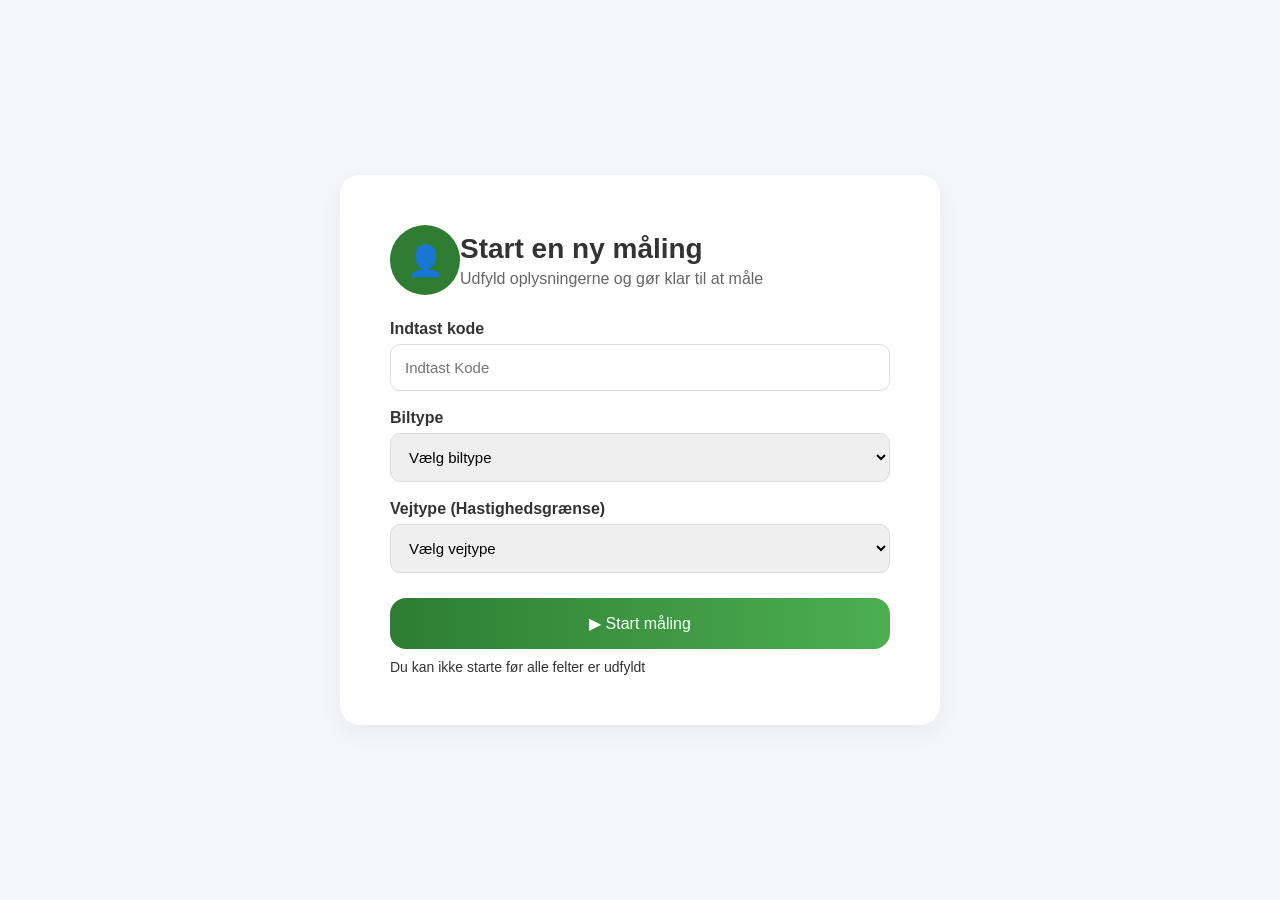
<file: elev.html>
<!DOCTYPE html>
<html lang="da">
<head>
    <meta charset="UTF-8">
    <title>Ny Måling</title>
    <link rel="stylesheet" href="Style.css">
</head>
<body>

<div class="measurement-container">
    <div class="measurement-card">

        <div class="header-row">
            <div class="icon-circle">👤</div>
            <div>
                <h1>Start en ny måling</h1>
                <p>Udfyld oplysningerne og gør klar til at måle</p>
            </div>
        </div>

        <!-- Indtast kode -->
        <label>Indtast kode</label>
        <input type="text" placeholder="Indtast Kode">

        <!-- Biltype -->
        <label>Biltype</label>
        <select>
            <option>Vælg biltype</option>
            <option>Benzin - lille</option>
            <option>Benzin - stor</option>
            <option>Diesel</option>
        </select>

        <!-- Vejtype -->
        <label>Vejtype (Hastighedsgrænse)</label>
        <select>
            <option>Vælg vejtype</option>
            <option>Byzone (50 km/t)</option>
            <option>Landevej (80 km/t)</option>
            <option>Motorvej (130 km/t)</option>
        </select>

        <!-- Start knap -->
        <button class="start-measure-btn" onclick="goToSession()">
            ▶ Start måling
        </button>

        <div class="info-text">
            Du kan ikke starte før alle felter er udfyldt
        </div>

    </div>
</div>

<script>
function goToSession() {
    window.location.href = "session.html";
}
</script>

</body>
</html>
</file>
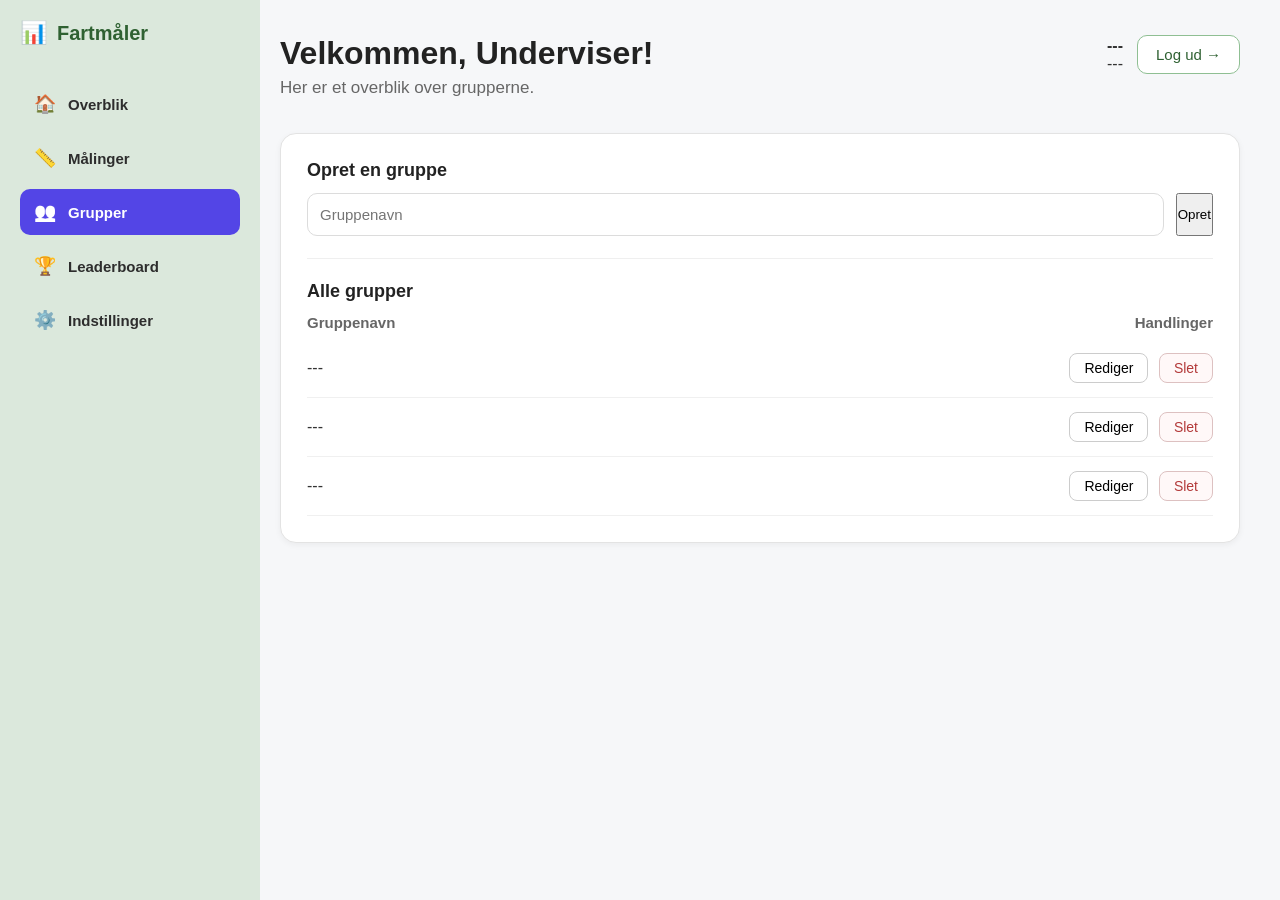
<file: gruppe.html>
<!DOCTYPE html>
<html lang="da">
<head>
    <meta charset="UTF-8">
    <meta name="viewport" content="width=device-width, initial-scale=1.0">
    <title>Grupper – Underviser</title>
    <link rel="stylesheet" href="underviser.css">
</head>

<body>

<div class="layout">

    <!-- SIDEBAR -->
    <aside class="sidebar">

        <div class="sidebar-title">
            <span class="sidebar-icon">📊</span>
            <h2>Fartmåler</h2>
        </div>

       <nav class="sidebar-menu">
            <a href="overblik.html" class="menu-item">
                <span>🏠</span> Overblik
            </a>

            <a href="maaling.html" class="menu-item">
                <span>📏</span> Målinger
            </a>

            <a href="gruppe.html" class="menu-item">
                <span>👥</span> Grupper
            </a>

            <a href="leaderboard.html" class="menu-item">
                <span>🏆</span> Leaderboard
            </a>

            <a href="indstillinger.html" class="menu-item">
                <span>⚙️</span> Indstillinger
            </a>
        </nav>
    </aside>



    <!-- MAIN CONTENT -->
    <main class="content">

        <!-- HEADER -->
        <header class="topbar">
            <div class="welcome-text">
                <h1>Velkommen, Underviser!</h1>
                <p>Her er et overblik over grupperne.</p>
            </div>

            <div class="topbar-actions">
                <div class="user-box">
                    <div class="user-info">
                        <strong>---</strong>
                        <span>---</span>
                    </div>
                    <button class="logout-btn global-logout">Log ud →</button>
                </div>
            </div>
        </header>


        <!-- GROUP MANAGEMENT CARD -->
        <section class="card group-card">

            <!-- CREATE GROUP -->
            <div class="group-create">
                <h3>Opret en gruppe</h3>

                <div class="group-create-row">
                    <input type="text" placeholder="Gruppenavn">
                    <button class="save-btn">Opret</button>
                </div>
            </div>

            <hr class="divider">

            <!-- GROUP LIST -->
            <div class="group-list">

                <h3>Alle grupper</h3>

                <table class="group-table">
                    <thead>
                        <tr>
                            <th>Gruppenavn</th>
                            <th style="text-align:right;">Handlinger</th>
                        </tr>
                    </thead>

                    <tbody>
                        <tr>
                            <td>---</td>
                            <td class="actions">
                                <button class="edit-btn">Rediger</button>
                                <button class="delete-btn-sm">Slet</button>
                            </td>
                        </tr>

                        <tr>
                            <td>---</td>
                            <td class="actions">
                                <button class="edit-btn">Rediger</button>
                                <button class="delete-btn-sm">Slet</button>
                            </td>
                        </tr>

                        <tr>
                            <td>---</td>
                            <td class="actions">
                                <button class="edit-btn">Rediger</button>
                                <button class="delete-btn-sm">Slet</button>
                            </td>
                        </tr>

                    </tbody>
                </table>

            </div>

        </section>

    </main>
</div>
<script>
const links = document.querySelectorAll(".menu-item");
const currentPage = window.location.pathname.split("/").pop();

links.forEach(link => {
    if (link.getAttribute("href") === currentPage) {
        link.classList.add("active");
    }
});
</script>
</body>

</html>
</file>
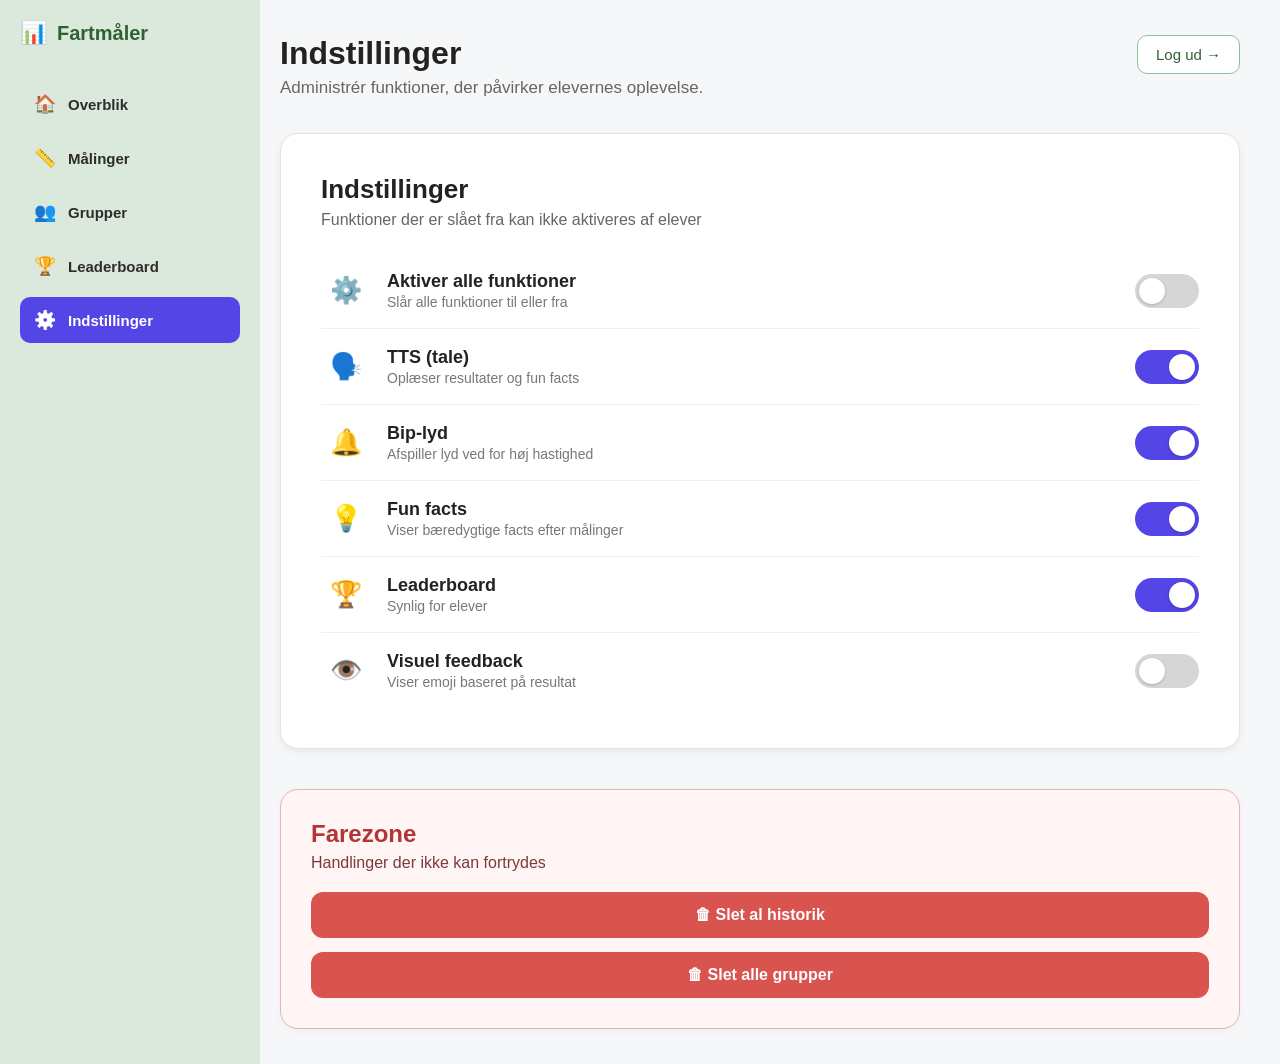
<file: indstillinger.html>
<!DOCTYPE html>
<html lang="da">
<head>
    <meta charset="UTF-8">
    <meta name="viewport" content="width=device-width, initial-scale=1.0">
    <title>Indstillinger – Underviser</title>
    <link rel="stylesheet" href="underviser.css">
</head>

<body>

<div class="layout">

    <!-- SIDEBAR -->
    <aside class="sidebar">

        <div class="sidebar-title">
            <span class="sidebar-icon">📊</span>
            <h2>Fartmåler</h2>
        </div>

     <nav class="sidebar-menu">
            <a href="overblik.html" class="menu-item">
                <span>🏠</span> Overblik
            </a>

            <a href="maaling.html" class="menu-item">
                <span>📏</span> Målinger
            </a>

            <a href="gruppe.html" class="menu-item">
                <span>👥</span> Grupper
            </a>

            <a href="leaderboard.html" class="menu-item">
                <span>🏆</span> Leaderboard
            </a>

            <a href="indstillinger.html" class="menu-item">
                <span>⚙️</span> Indstillinger
            </a>
        </nav>

    </aside>


    <!-- MAIN -->
    <main class="content">

        <!-- TOPBAR -->
        <header class="topbar">
            <div class="welcome-text">
                <h1>Indstillinger</h1>
                <p>Administrér funktioner, der påvirker elevernes oplevelse.</p>
            </div>

            <div class="topbar-actions">
                <button class="global-logout">Log ud →</button>
            </div>
        </header>


        <!-- SETTINGS -->
        <section class="card settings-card">

            <h2>Indstillinger</h2>

            <p class="settings-subtext">
                Funktioner der er slået fra kan ikke aktiveres af elever
            </p>

            <!-- 🔥 MASTER TOGGLE -->
            <div class="setting-row master-toggle">
                <span>⚙️</span>
                <div class="setting-text">
                    <strong>Aktiver alle funktioner</strong>
                    <p>Slår alle funktioner til eller fra</p>
                </div>
                <label class="switch">
                    <input type="checkbox" id="masterToggle">
                    <span></span>
                </label>
            </div>

            <!-- TTS -->
            <div class="setting-row">
                <span>🗣️</span>
                <div class="setting-text">
                    <strong>TTS (tale)</strong>
                    <p>Oplæser resultater og fun facts</p>
                </div>
                <label class="switch">
                    <input type="checkbox" checked>
                    <span></span>
                </label>
            </div>

            <!-- LYD -->
            <div class="setting-row">
                <span>🔔</span>
                <div class="setting-text">
                    <strong>Bip-lyd</strong>
                    <p>Afspiller lyd ved for høj hastighed</p>
                </div>
                <label class="switch">
                    <input type="checkbox" checked>
                    <span></span>
                </label>
            </div>

            <!-- FUN FACTS -->
            <div class="setting-row">
                <span>💡</span>
                <div class="setting-text">
                    <strong>Fun facts</strong>
                    <p>Viser bæredygtige facts efter målinger</p>
                </div>
                <label class="switch">
                    <input type="checkbox" checked>
                    <span></span>
                </label>
            </div>

            <!-- LEADERBOARD -->
            <div class="setting-row">
                <span>🏆</span>
                <div class="setting-text">
                    <strong>Leaderboard</strong>
                    <p>Synlig for elever</p>
                </div>
                <label class="switch">
                    <input type="checkbox" checked>
                    <span></span>
                </label>
            </div>

            <!-- VISUEL -->
            <div class="setting-row">
                <span>👁️</span>
                <div class="setting-text">
                    <strong>Visuel feedback</strong>
                    <p>Viser emoji baseret på resultat</p>
                </div>
                <label class="switch">
                    <input type="checkbox">
                    <span></span>
                </label>
            </div>

        </section>


        <!-- DANGER ZONE -->
        <section class="card danger-card">

            <h2>Farezone</h2>

            <p class="danger-subtext">
                Handlinger der ikke kan fortrydes
            </p>

            <div class="danger-buttons">
                <button class="danger-btn">🗑 Slet al historik</button>
                <button class="danger-btn">🗑 Slet alle grupper</button>
            </div>

        </section>

    </main>

</div>


<!-- js -->
<script>
const master = document.getElementById("masterToggle");

const toggles = document.querySelectorAll(".setting-row input[type='checkbox']:not(#masterToggle)");

master.addEventListener("change", function () {
    toggles.forEach(toggle => {
        toggle.checked = master.checked;
    });
});
</script>
<script>
const links = document.querySelectorAll(".menu-item");
const currentPage = window.location.pathname.split("/").pop();

links.forEach(link => {
    if (link.getAttribute("href") === currentPage) {
        link.classList.add("active");
    }
});
</script>
</body>
</html>
</file>
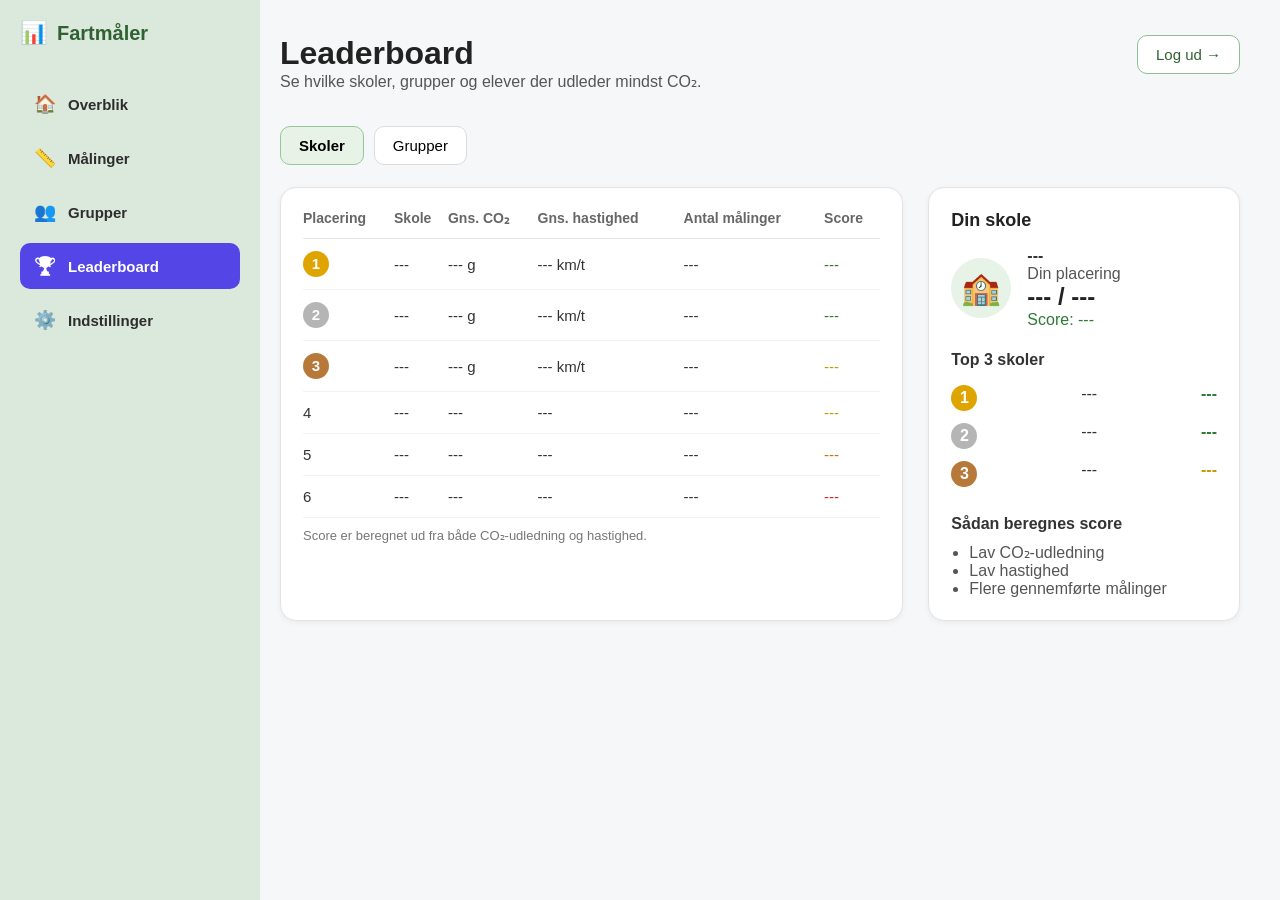
<file: leaderboard.html>
<!DOCTYPE html>
<html lang="da">
<head>
    <meta charset="UTF-8">
    <meta name="viewport" content="width=device-width, initial-scale=1.0">
    <title>Leaderboard – Underviser</title>
    <link rel="stylesheet" href="underviser.css">
</head>

<body>

<div class="layout">

    <!-- SIDEBAR -->
    <aside class="sidebar">

        <div class="sidebar-title">
            <span class="sidebar-icon">📊</span>
            <h2>Fartmåler</h2>
        </div>

         <nav class="sidebar-menu">
            <a href="overblik.html" class="menu-item">
                <span>🏠</span> Overblik
            </a>

            <a href="maaling.html" class="menu-item">
                <span>📏</span> Målinger
            </a>

            <a href="gruppe.html" class="menu-item">
                <span>👥</span> Grupper
            </a>

            <a href="leaderboard.html" class="menu-item">
                <span>🏆</span> Leaderboard
            </a>

            <a href="indstillinger.html" class="menu-item">
                <span>⚙️</span> Indstillinger
            </a>
        </nav>

    </aside>


    <!-- MAIN -->
    <main class="content">

        <!-- HEADER -->
        <header class="topbar">
            <div>
                <h1>Leaderboard</h1>
                <p>Se hvilke skoler, grupper og elever der udleder mindst CO₂.</p>
            </div>

            <div class="topbar-actions">

                <div class="user-box">
                    <button class="logout-btn global-logout">Log ud →</button>
                </div>
            </div>
        </header>


        <!-- TABS -->
        <div class="leader-tabs">
            <button class="leader-tab active">Skoler</button>
            <button class="leader-tab">Grupper</button>
        </div>


        <!-- LEADERBOARD GRID -->
        <section class="leaderboard-grid">

            <!-- LEFT TABLE -->
            <div class="card leader-table">

                <table>
                    <thead>
                        <tr>
                            <th>Placering</th>
                            <th>Skole</th>
                            <th>Gns. CO₂</th>
                            <th>Gns. hastighed</th>
                            <th>Antal målinger</th>
                            <th>Score</th>
                        </tr>
                    </thead>

                    <tbody>

                        <!-- Placeholder-rows -->
                        <tr>
                            <td><span class="rank gold">1</span></td>
                            <td>---</td>
                            <td>--- g</td>
                            <td>--- km/t</td>
                            <td>---</td>
                            <td class="green">---</td>
                        </tr>

                        <tr>
                            <td><span class="rank silver">2</span></td>
                            <td>---</td>
                            <td>--- g</td>
                            <td>--- km/t</td>
                            <td>---</td>
                            <td class="green">---</td>
                        </tr>

                        <tr>
                            <td><span class="rank bronze">3</span></td>
                            <td>---</td>
                            <td>--- g</td>
                            <td>--- km/t</td>
                            <td>---</td>
                            <td class="yellow">---</td>
                        </tr>

                        <!-- more empty rows -->
                        <tr><td>4</td><td>---</td><td>---</td><td>---</td><td>---</td><td class="yellow">---</td></tr>
                        <tr><td>5</td><td>---</td><td>---</td><td>---</td><td>---</td><td class="orange">---</td></tr>
                        <tr><td>6</td><td>---</td><td>---</td><td>---</td><td>---</td><td class="red">---</td></tr>

                    </tbody>
                </table>

                <p class="table-note">
                    Score er beregnet ud fra både CO₂-udledning og hastighed.
                </p>

            </div>


            <!-- RIGHT PANEL -->
            <div class="card leader-side">

                <h3>Din skole</h3>

                <div class="school-box">
                    <div class="school-icon">🏫</div>

                    <div>
                        <strong>---</strong>
                        <p>Din placering</p>
                        <h2>--- / ---</h2>
                        <p class="green">Score: ---</p>
                    </div>
                </div>

                <h4>Top 3 skoler</h4>

                <ol class="top-three">
                    <li><span class="rank gold">1</span> --- <span class="right green">---</span></li>
                    <li><span class="rank silver">2</span> --- <span class="right green">---</span></li>
                    <li><span class="rank bronze">3</span> --- <span class="right yellow">---</span></li>
                </ol>

                <div class="score-expl">
                    <h4>Sådan beregnes score</h4>
                    <ul>
                        <li>Lav CO₂-udledning</li>
                        <li>Lav hastighed</li>
                        <li>Flere gennemførte målinger</li>
                    </ul>
                </div>

            </div>

        </section>

    </main>

</div>
<script>
const links = document.querySelectorAll(".menu-item");
const currentPage = window.location.pathname.split("/").pop();

links.forEach(link => {
    if (link.getAttribute("href") === currentPage) {
        link.classList.add("active");
    }
});
</script>
</body>
</html>
</file>
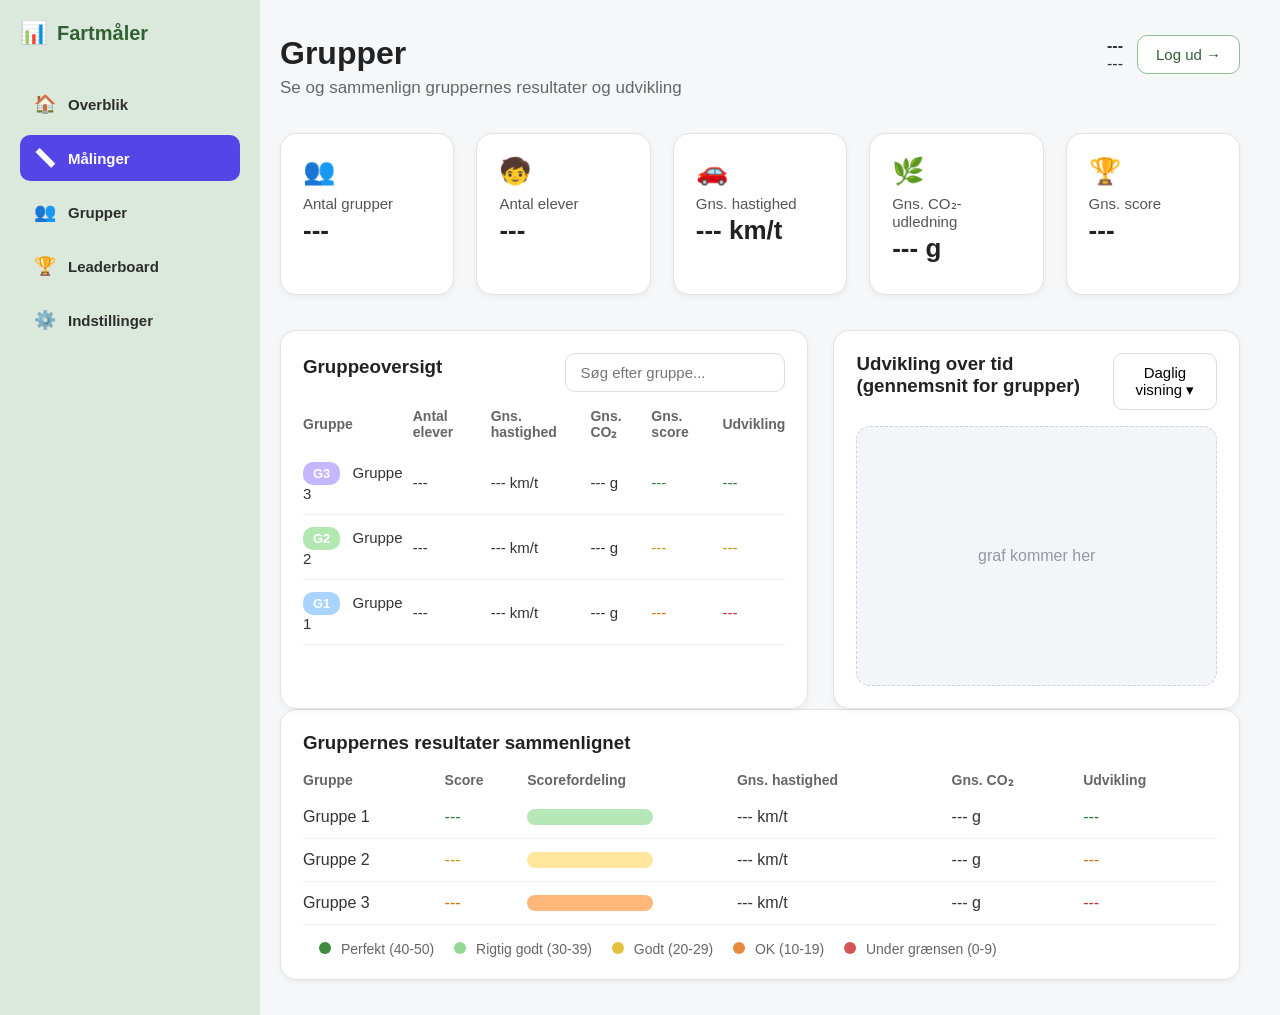
<file: maaling.html>
<!DOCTYPE html>
<html lang="da">
<head>
    <meta charset="UTF-8">
    <meta name="viewport" content="width=device-width, initial-scale=1.0">
    <title>Målinger – Underviser</title>
    <link rel="stylesheet" href="underviser.css">
</head>

<body>

<div class="layout">

    <!-- SIDEBAR -->
    <aside class="sidebar">

        <div class="sidebar-title">
            <span class="sidebar-icon">📊</span>
            <h2>Fartmåler</h2>
        </div>

   <nav class="sidebar-menu">
            <a href="overblik.html" class="menu-item">
                <span>🏠</span> Overblik
            </a>

            <a href="maaling.html" class="menu-item">
                <span>📏</span> Målinger
            </a>

            <a href="gruppe.html" class="menu-item">
                <span>👥</span> Grupper
            </a>

            <a href="leaderboard.html" class="menu-item">
                <span>🏆</span> Leaderboard
            </a>

            <a href="indstillinger.html" class="menu-item">
                <span>⚙️</span> Indstillinger
            </a>
        </nav>
    </aside>



    <!-- MAIN CONTENT -->
    <main class="content">

        <!-- HEADER -->
        <header class="topbar">
            <div class="welcome-text">
                <h1>Grupper</h1>
                <p>Se og sammenlign gruppernes resultater og udvikling</p>
            </div>

            <div class="topbar-actions">

                <div class="user-box">
                    <div class="user-info">
                        <strong>---</strong>
                        <span>---</span>
                    </div>
                    <button class="logout-btn global-logout">Log ud →</button>
                </div>
            </div>
        </header>



        <!-- KPI ROW -->
        <section class="kpi-row">

            <div class="kpi-card">
                <div class="kpi-icon">👥</div>
                <p>Antal grupper</p>
                <h2>---</h2>
            </div>

            <div class="kpi-card">
                <div class="kpi-icon">🧒</div>
                <p>Antal elever</p>
                <h2>---</h2>
            </div>

            <div class="kpi-card">
                <div class="kpi-icon">🚗</div>
                <p>Gns. hastighed</p>
                <h2>--- km/t</h2>
            </div>

            <div class="kpi-card">
                <div class="kpi-icon">🌿</div>
                <p>Gns. CO₂-udledning</p>
                <h2>--- g</h2>
            </div>

            <div class="kpi-card">
                <div class="kpi-icon">🏆</div>
                <p>Gns. score</p>
                <h2>---</h2>
            </div>

        </section>



        <!-- MAIN GRID -->
        <section class="mailer-grid">

            <!-- GRUPPEOVERSIGT -->
            <div class="card group-overview">

                <div class="group-header">
                    <h3>Gruppeoversigt</h3>
                    <input type="text" placeholder="Søg efter gruppe..." class="search-field">
                </div>

                <table class="group-overview-table">
                    <thead>
                        <tr>
                            <th>Gruppe</th>
                            <th>Antal elever</th>
                            <th>Gns. hastighed</th>
                            <th>Gns. CO₂</th>
                            <th>Gns. score</th>
                            <th>Udvikling</th>
                        </tr>
                    </thead>

                    <tbody>
                        <tr>
                            <td><span class="tag tag-purple">G3</span> Gruppe 3</td>
                            <td>---</td>
                            <td>--- km/t</td>
                            <td>--- g</td>
                            <td class="green">---</td>
                            <td class="green">--- </td>
                        </tr>

                        <tr>
                            <td><span class="tag tag-green">G2</span> Gruppe 2</td>
                            <td>---</td>
                            <td>--- km/t</td>
                            <td>--- g</td>
                            <td class="yellow">---</td>
                            <td class="yellow">--- </td>
                        </tr>

                        <tr>
                            <td><span class="tag tag-blue">G1</span> Gruppe 1</td>
                            <td>---</td>
                            <td>--- km/t</td>
                            <td>--- g</td>
                            <td class="orange">---</td>
                            <td class="red">---</td>
                        </tr>
                    </tbody>
                </table>
            </div>



            <!-- GRAF -->
            <div class="card group-graph">
                <div class="graph-header">
                    <h3>Udvikling over tid (gennemsnit for grupper)</h3>
                    <button class="period-btn small">Daglig visning ▾</button>
                </div>

                <div class="graph-placeholder">graf kommer her</div>
            </div>

        </section>



        <!-- SAMMENLIGNING -->
        <section class="card comparison-card">

            <h3>Gruppernes resultater sammenlignet</h3>

            <table class="comparison-table">
                <thead>
                    <tr>
                        <th>Gruppe</th>
                        <th>Score</th>
                        <th>Scorefordeling</th>
                        <th>Gns. hastighed</th>
                        <th>Gns. CO₂</th>
                        <th>Udvikling</th>
                    </tr>
                </thead>

                <tbody>

                    <tr>
                        <td>Gruppe 1</td>
                        <td class="green">---</td>
                        <td>
                            <div class="bar green"></div>
                        </td>
                        <td>--- km/t</td>
                        <td>--- g</td>
                        <td class="green">---</td>
                    </tr>

                    <tr>
                        <td>Gruppe 2</td>
                        <td class="yellow">---</td>
                        <td>
                            <div class="bar yellow"></div>
                        </td>
                        <td>--- km/t</td>
                        <td>--- g</td>
                        <td class="orange">---</td>
                    </tr>

                    <tr>
                        <td>Gruppe 3</td>
                        <td class="orange">---</td>
                        <td>
                            <div class="bar orange"></div>
                        </td>
                        <td>--- km/t</td>
                        <td>--- g</td>
                        <td class="red">---</td>
                    </tr>

                </tbody>
            </table>

            <div class="legend">
                <span class="dot green"></span> Perfekt (40-50)
                <span class="dot lightgreen"></span> Rigtig godt (30-39)
                <span class="dot yellow"></span> Godt (20-29)
                <span class="dot orange"></span> OK (10-19)
                <span class="dot red"></span> Under grænsen (0-9)
            </div>

        </section>

    </main>

</div>
<script>
const links = document.querySelectorAll(".menu-item");
const currentPage = window.location.pathname.split("/").pop();

links.forEach(link => {
    if (link.getAttribute("href") === currentPage) {
        link.classList.add("active");
    }
});
</script>
</body>
</html>
</file>
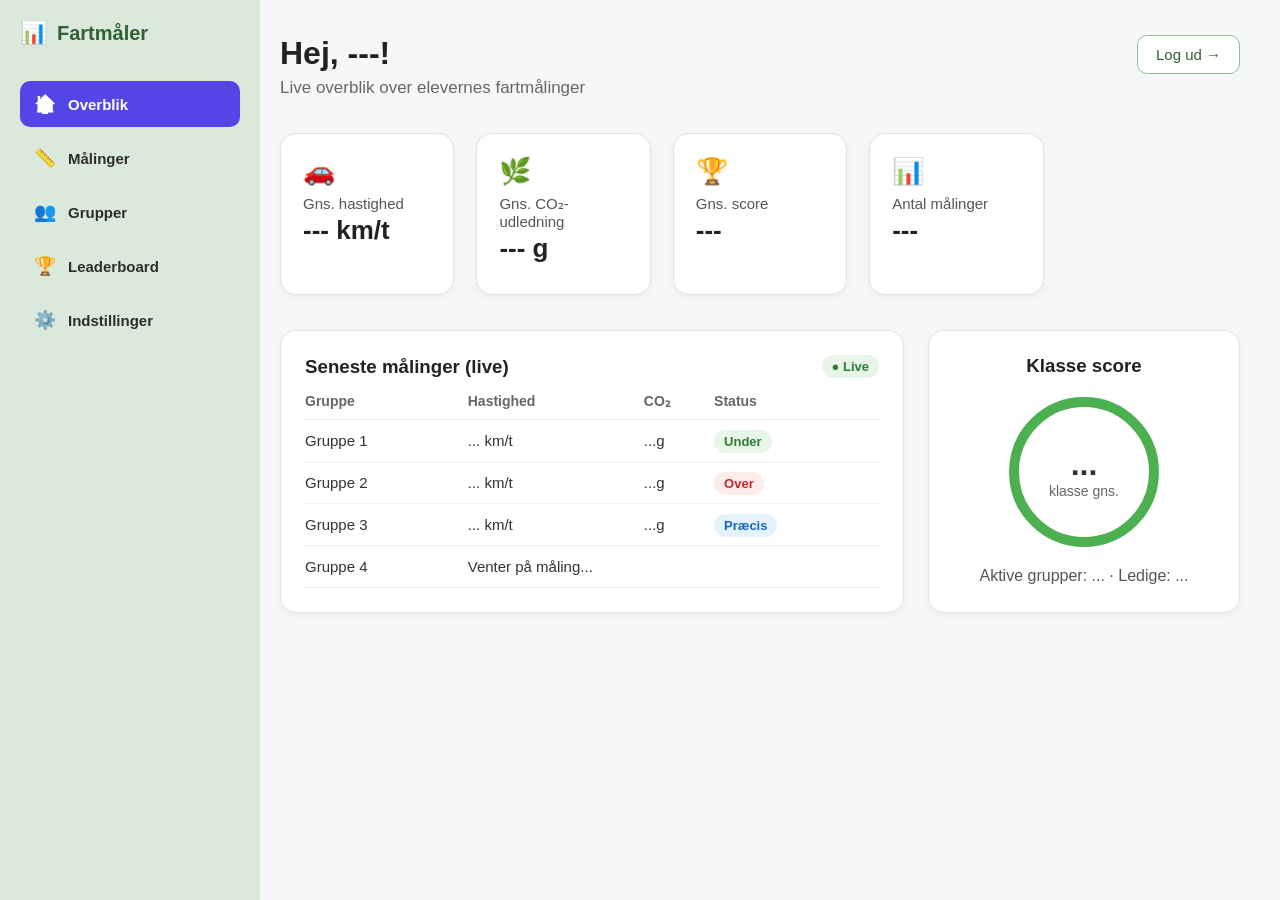
<file: overblik.html>
<!DOCTYPE html>
<html lang="da">
<head>
    <meta charset="UTF-8">
    <meta name="viewport" content="width=device-width, initial-scale=1.0">
    <title>Underviser - Oversigt</title>
    <link rel="stylesheet" href="underviser.css">
</head>

<body>

<div class="layout">

    <!-- SIDEBAR (IKKE ÆNDRET) -->
    <aside class="sidebar">

        <div class="sidebar-title">
            <span class="sidebar-icon">📊</span> 
            <h2>Fartmåler</h2>
        </div>

        <nav class="sidebar-menu">
            <a href="overblik.html" class="menu-item">
                <span>🏠</span> Overblik
            </a>

            <a href="maaling.html" class="menu-item">
                <span>📏</span> Målinger
            </a>

            <a href="gruppe.html" class="menu-item">
                <span>👥</span> Grupper
            </a>

            <a href="leaderboard.html" class="menu-item">
                <span>🏆</span> Leaderboard
            </a>

            <a href="indstillinger.html" class="menu-item">
                <span>⚙️</span> Indstillinger
            </a>
        </nav>

    </aside>


    <!-- MAIN CONTENT -->
    <main class="content">

        <!-- TOP BAR -->
        <header class="topbar">

            <div class="welcome-text">
                <h1>Hej, ---!</h1>
                <p>Live overblik over elevernes fartmålinger</p>
            </div>

            <div class="topbar-actions">
                <button class="logout-btn global-logout">Log ud →</button>
            </div>

        </header>


        <!-- KPI CARDS (BEHOLDT) -->
        <section class="kpi-row">

            <div class="kpi-card">
                <div class="kpi-icon">🚗</div>
                <p>Gns. hastighed</p>
                <h2>--- km/t</h2>
            </div>

            <div class="kpi-card">
                <div class="kpi-icon">🌿</div>
                <p>Gns. CO₂-udledning</p>
                <h2>--- g</h2>
            </div>

            <div class="kpi-card">
                <div class="kpi-icon">🏆</div>
                <p>Gns. score</p>
                <h2>---</h2>
            </div>

            <div class="kpi-card">
                <div class="kpi-icon">📊</div>
                <p>Antal målinger</p>
                <h2>---</h2>
            </div>

        </section>


        <!-- NYT DASHBOARD (SOM SKABELON) -->
        <section class="dashboard-grid">

            <!-- VENSTRE: LIVE TABLE -->
            <div class="card dark-card">

                <div class="card-header">
                    <h3>Seneste målinger (live)</h3>
                    <span class="live-badge">● Live</span>
                </div>

                <table class="dark-table">
                    <thead>
                        <tr>
                            <th>Gruppe</th>
                            <th>Hastighed</th>
                            <th>CO₂</th>
                            <th>Status</th>
                        </tr>
                    </thead>

                    <tbody>
                        <tr>
                            <td>Gruppe 1</td>
                            <td>... km/t</td>
                            <td>...g</td>
                            <td><span class="status green">Under</span></td>
                        </tr>

                        <tr>
                            <td>Gruppe 2</td>
                            <td>... km/t</td>
                            <td>...g</td>
                            <td><span class="status red">Over</span></td>
                        </tr>

                        <tr>
                            <td>Gruppe 3</td>
                            <td>... km/t</td>
                            <td>...g</td>
                            <td><span class="status blue">Præcis</span></td>
                        </tr>

                        <tr>
                            <td>Gruppe 4</td>
                            <td colspan="3">Venter på måling...</td>
                        </tr>
                    </tbody>
                </table>

            </div>


            <!-- HØJRE: SCORE -->
            <div class="card dark-card center">

                <h3>Klasse score</h3>

                <div class="score-circle">
                    <span>...</span>
                    <p>klasse gns.</p>
                </div>

                <p class="small-info">Aktive grupper: ... · Ledige: ...</p>

            </div>

        </section>

    </main>
</div>


<script>
const links = document.querySelectorAll(".menu-item");
const currentPage = window.location.pathname.split("/").pop();

links.forEach(link => {
    if (link.getAttribute("href") === currentPage) {
        link.classList.add("active");
    }
});
</script>

</body>
</html>
</file>
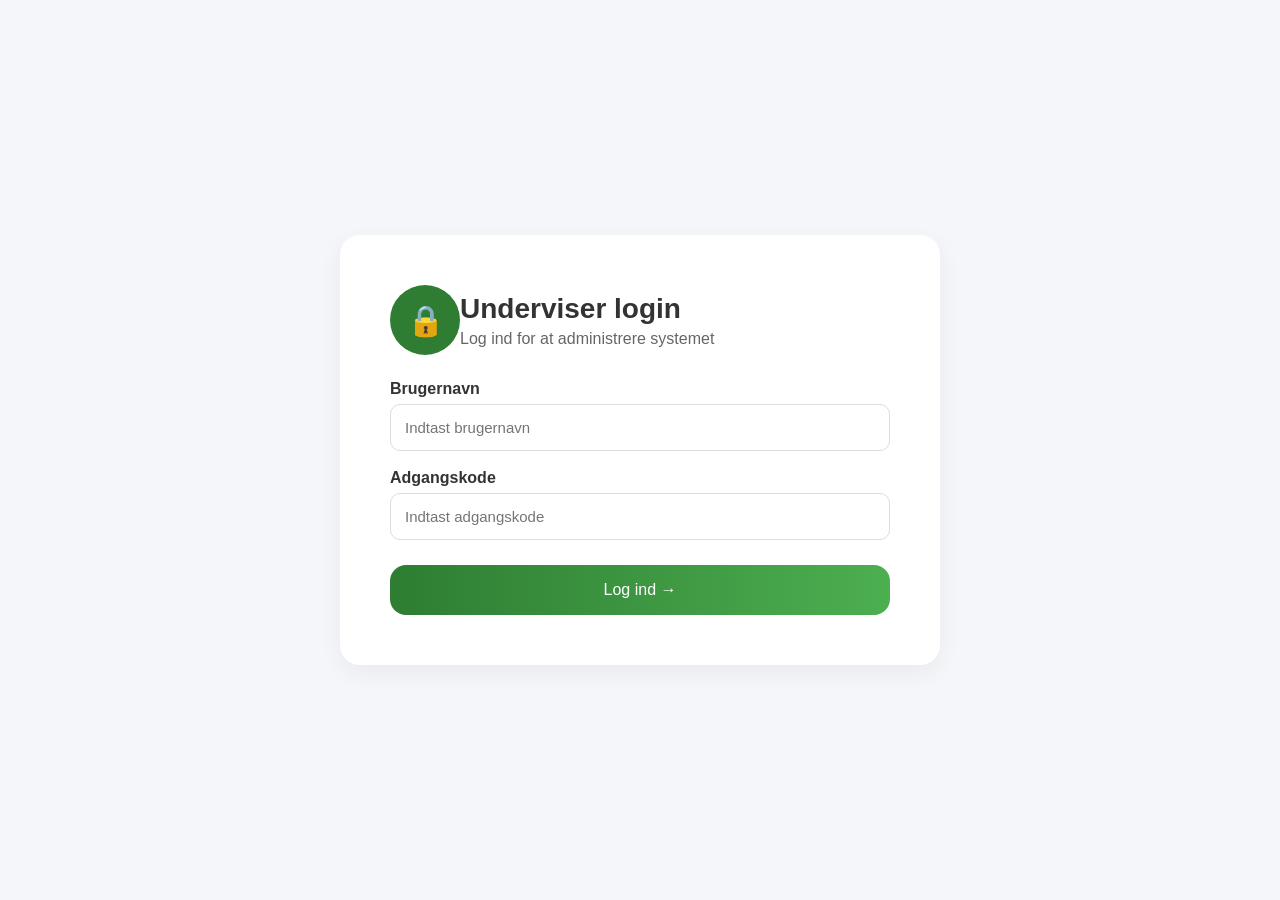
<file: teacher-login.html>
<!DOCTYPE html>
<html lang="da">
<head>
    <meta charset="UTF-8">
    <title>Underviser login</title>
    <link rel="stylesheet" href="Style.css">
</head>

<body>

<div class="measurement-container">

    <div class="measurement-card">

        <div class="header-row">
            <div class="icon-circle">🔒</div>
            <div>
                <h1>Underviser login</h1>
                <p>Log ind for at administrere systemet</p>
            </div>
        </div>

        <label>Brugernavn</label>
        <input type="text" placeholder="Indtast brugernavn">

        <label>Adgangskode</label>
        <input type="password" placeholder="Indtast adgangskode">

        <button class="start-measure-btn" onclick="loginTeacher()">
            Log ind →
        </button>

    </div>

</div>

<script>
function loginTeacher() {
    window.location.href = "overblik.html";
}
</script>

</body>
</html>
</file>
<file: Style.css>
body {
    font-family: "Segoe UI", sans-serif;
    margin: 0;
    background-color: #f6f8f7;
}

.navbar {
    display: flex;
    justify-content: space-between;
    align-items: center;
    padding: 15px 40px;
    background: white;
}

.logo {
    font-weight: bold;
    font-size: 20px;
}

.nav-right {
    display: flex;
    gap: 20px;
    align-items: center;
}

.student-access {
display: flex;
gap: 8px;
}

.student-access input {
    padding: 8px;
    border: 1px solid #ddd;
    border-radius: 6px;
}

.student-access button {
    padding: 8px 14px;
    background: #66bb6a;
    color: white;
    border: none;
    border-radius: 6px;
}


.login input {
    padding: 8px;
    margin-right: 8px;
    border: 1px solid #ddd;
    border-radius: 6px;
}

.login button {
    padding: 8px 14px;
    background: #2e7d32;
    color: white;
    border: none;
    border-radius: 6px;
}

.login {
    display: flex;
    align-items: center;
}


.hero {
    padding: 40px;
}

.hero h1 {
    font-size: 42px;
}

.hero span {
    color: #2e7d32;
}

.hero p {
    color: #555;
    max-width: 500px;
}

.start-btn {
    margin-top: 20px;
    padding: 14px 24px;
    background: #2e7d32;
    color: white;
    border: none;
    border-radius: 10px;
}

.features {
    display: flex;
    gap: 20px;
    padding: 0 40px 40px;
}

.card {
    background: white;
    padding: 20px;
    border-radius: 12px;
    flex: 1;
    text-align: center;
    box-shadow: 0 2px 6px rgba(0,0,0,0.05);
}

.main {
    display: flex;
    gap: 40px;
    padding: 0 40px 40px;
    align-items: stretch;
}


.leaderboard {
    background: white;
    padding: 25px;
    border-radius: 16px;
    width: 380px;
    box-shadow: 0 4px 12px rgba(0,0,0,0,0.5);
}

.leaderboard h3 {
    margin-bottom: 20px;
    font-size: 18px;
}

.leaderboard ul {
    list-style: none;
    padding: 0;
}

.leaderboard li {
    display: flex;
    justify-content: space-between;
    align-items: center;
    padding: 10px 0;
    border-bottom: 1px solid #f0f0f0;
}

.left {
    display: flex;
    align-items: center;
    gap: 10px;
}

.rank {
    width: 30px;
    height: 30px;
    border-radius: 50%;
    background: #e8f5e9;
    color: #2e7d32;
    display: flex;
    align-items: center;
    justify-content: center;
    font-size: 14px;
    font-weight: bold;
}

.green {
    color: #2e7d32;
}

.yellow {
    color: #f9a825;
}

.red {
    color: #c62828; 
}

.visual {
    flex: 1;
    background: white;
    border-radius: 16px;
    padding: 20px;
    text-align: center;
}

.visual img {
    max-width: 100%;
    border-radius: 12px;
}

.info-box {
    margin-top: 20px;
    background: #e8f5e9;
    padding: 15px;
    border-radius: 10px;
    color: #2e7d32;
}

.measurement-container {
    display: flex;
    justify-content: center;
    align-items: center;
    height: 100vh;
}

.measurement-card {
    background: white;
    padding: 50px;
    border-radius: 20px;
    width: 600px;
    box-shadow: 0 8px 25px rgba(0,0,0,0.05);
}

.header-row {
    display: flex;
    align-items: center;
    gap: 20;
    margin-bottom: 25px;
}

.icon-circle {
    width: 70px;
    height: 70px;
    background: #2e7d32;
    color: white;
    border-radius: 50%;
    display: flex;
    align-items: center;
    justify-content: center;
    font-size: 30px;
}

.measurement-card h1 {
    margin: 0;
    font-size: 28px;
}

.measurement-card p {
    margin-top: 5px;
    color: #666;
}

.measurement-card label {
    display: block;
    margin-top: 18px;
    font-weight: 600;
}

.measurement-card input,
.measurement-card select {
    width: 100%;
    padding: 14px;
    margin-top: 6px;
    border-radius: 10px;
    border: 1px solid #ddd;
    font-size: 15px;
}

.start-measure-btn {
    width: 100%;
    margin-top: 25px;
    padding: 16px;
    background: linear-gradient(to right, #2e7d32, #4caf50);
    color: white;
    border: none;
    border-radius: 16px;
}

.info-text {
    margin-top: 10px;
    font-size: 14px;
}



* {
  margin: 0;
  padding: 0;
  box-sizing: border-box;
}

body {
  min-height: 100vh;
  background: #f5f6fa;
  color: #333;
  font-family: Arial, Helvetica, sans-serif;
}

button,
select {
  font: inherit;
}

button {
  cursor: pointer;
}

.page {
  width: 100%;
  padding: 28px;
}

.dashboard {
  max-width: 1900px;
  margin: 0 auto;
}

/* Topbar */

.topbar {
  display: flex;
  align-items: flex-start; /* vigtig! */
  gap: 18px;
}

.select-group {
  display: flex;
  flex-direction: column;
  justify-content: space-between;
  height: 100px; /* gør alle ens høje */
}

.select-group label {
  color: #666;
  font-size: 15px;
  font-weight: 700;
}

.select-button {
  min-width: 175px;
  height: 58px;
  display: flex;
  align-items: center;
  gap: 10px;
  background: #ffffff;
  border: 1px solid #dadde3;
  border-radius: 10px;
  padding: 0 18px;
  color: #111;
  font-size: 20px;
}

.select-button.wide {
  min-width: 285px;
}

.select-icon {
  font-size: 20px;
}

.chevron {
  margin-left: auto;
  color: #999;
  font-size: 14px;
}

.active-session {
  color: #07852a;
  font-size: 16px;
}

.session-actions {
  margin-left: auto;
  display: flex;
  align-items: center;
  gap: 28px;
}

.end-session-button {
  height: 60px;
  min-width: 225px;
  display: flex;
  align-items: center;
  justify-content: center;
  gap: 10px;
  border: none;
  border-radius: 9px;
  background: #5345e6;
  color: #fff;
  font-size: 19px;
  font-weight: 700;
}

.session-actions p {
  color: #666;
  font-size: 18px;
}

.notice {
  display: flex;
  align-items: center;
  gap: 12px;
  min-height: 64px;
  margin-top: 18px;
  padding: 0 28px;
  border: 1px solid #9fc7ff;
  border-radius: 9px;
  background: #eaf3ff;
  color: #0533b3;
  font-size: 19px;
}

/* main layout */

.content-grid {
  display: grid;
  grid-template-columns: minmax(520px, 1.1fr) minmax(440px, 0.75fr) 430px;
  gap: 26px;
  margin-top: 26px;
  align-items: start;
}

.left-column,
.middle-column,
.right-column {
  display: flex;
  flex-direction: column;
  gap: 22px;
}

/* cards */

.card {
  background: #ffffff;
  border: 1px solid #e9e9e9;
  border-radius: 16px;
  padding: 28px;
  box-shadow: 0 2px 7px rgba(0, 0, 0, 0.055);
}

.card h2 {
  color: #333;
  font-size: 22px;
  font-weight: 800;
}


.latest-card {
  min-height: 475px;
}

.latest-card h2 {
  text-align: center;
}

.speed-area {
  margin-top: 38px;
  text-align: center;
}

.gauge-wrapper {
  position: relative;
  width: 300px;
  height: 170px;
  margin: 0 auto;
}

.gauge {
  width: 100%;
  height: 100%;
}

.gauge-track {
  fill: none;
  stroke: #e5e7eb;
  stroke-width: 18;
  stroke-linecap: round;
}

.gauge-progress {
  fill: none;
  stroke: #e5e7eb;
  stroke-width: 18;
  stroke-linecap: round;
}

.speed-text {
  position: absolute;
  left: 50%;
  top: 58%;
  transform: translate(-50%, -50%);
  text-align: center;
}

.speed-text strong {
  display: block;
  min-width: 120px;
  min-height: 70px;
  color: #2f2f2f;
  font-size: 72px;
  font-weight: 900;
  line-height: 0.95;
}

.speed-text span {
  display: block;
  color: #555;
  font-size: 28px;
}

.muted {
  margin-top: -4px;
  color: #858585;
  font-size: 18px;
}

.status-box {
  min-height: 134px;
  display: flex;
  align-items: center;
  gap: 18px;
  margin-top: 34px;
  border-radius: 12px;
  padding: 22px;
}

.status-box.danger {
  background: transparent;
  border: 11px solid #e5e7eb;
}

.status-emoji {
  min-width: 36px;
  color: #e02424;
  font-size: 29px;
  font-weight: 800;
  text-align: center;
}

.status-box h3 {
  min-height: 28px;
  color: #e02424;
  font-size: 22px;
  font-weight: 800;
}

.status-box p {
  min-height: 23px;
  color: #555;
  font-size: 18px;
  line-height: 1.5;
}

/* session */

.session-card h2 {
  text-align: center;
  margin-bottom: 28px;
}

.stats-grid {
  display: grid;
  grid-template-columns: 1fr 1fr;
  gap: 18px;
}

.stat-box {
  min-height: 96px;
  display: flex;
  align-items: center;
  gap: 18px;
  background: #fafafa;
  border-radius: 12px;
  padding: 20px;
}

.stat-icon {
  width: 54px;
  height: 54px;
  display: grid;
  place-items: center;
  flex-shrink: 0;
  background: #fff;
  border: 1px solid #e5e7eb;
  border-radius: 12px;
  font-size: 25px;
}

.stat-box p {
  color: #666;
  font-size: 16px;
}

.stat-box strong {
  display: block;
  min-height: 30px;
  color: #2c2c2c;
  font-size: 24px;
  font-weight: 800;
}

.info-strip {
  margin-top: 22px;
  padding: 15px 20px;
  background: #f7f7f7;
  border-radius: 10px;
  color: #666;
  font-size: 17px;
  text-align: center;
}

.calculation-card h2 {
  margin-bottom: 24px;
}

.small-info {
  font-size: 18px;
}

.calculation-grid {
  display: grid;
  grid-template-columns: repeat(3, 1fr);
  gap: 18px;
  margin-bottom: 26px;
}

.calculation-grid div {
  text-align: center;
}

.calculation-grid p {
  color: #666;
  font-size: 16px;
  line-height: 1.35;
}

.calculation-grid strong {
  display: flex;
  justify-content: center;
  align-items: center;
  min-height: 54px;
  color: #333;
  font-size: 22px;
  font-weight: 800;
}

.factor-badge {
  min-width: 42px;
  min-height: 42px;
  display: inline-flex;
  justify-content: center;
  align-items: center;
  margin-left: 7px;
  padding: 6px 9px;
  border-radius: 8px;
  background: #f0f1f5;
  color: #333;
  font-size: 18px;
}

.formula-box {
  border-left: 5px solid #5345e6;
  border-radius: 10px;
  background: #f8f8f9;
  padding: 26px 22px;
  text-align: center;
}

.formula-box p {
  color: #333;
  font-size: 19px;
  line-height: 1.7;
}

.formula-title {
  color: #666 !important;
  font-weight: 800;
}

.formula-result {
  min-height: 34px;
  color: #666 !important;
}

.comparison-card h2 {
  margin-bottom: 22px;
}

.comparison-row {
  display: grid;
  grid-template-columns: 82px 1fr 1fr;
  align-items: center;
  gap: 26px;
}

.speed-limit {
  width: 76px;
  height: 76px;
  display: grid;
  place-items: center;
  border: 4px solid #df252a;
  border-radius: 50%;
  color: #333;
  font-size: 28px;
  font-weight: 900;
}

.comparison-row p {
  color: #666;
  font-size: 17px;
}

.comparison-row strong {
  display: block;
  min-height: 32px;
  color: #333;
  font-size: 24px;
  font-weight: 800;
}

.red-text {
  color: #e02424 !important;
}

/* co2 */

.co2-card h2 {
  margin-bottom: 24px;
}

.co2-grid {
  display: grid;
  grid-template-columns: repeat(3, 1fr);
  gap: 18px;
}

.co2-grid p {
  color: #666;
  font-size: 16px;
  line-height: 1.35;
}

.co2-grid strong {
  display: block;
  min-height: 32px;
  color: #333;
  font-size: 22px;
  font-weight: 800;
}

.green-strip {
  min-height: 62px;
  margin-top: 24px;
  padding: 17px;
  border-radius: 10px;
  background: #eefaef;
  color: #08702b;
  font-size: 18px;
  text-align: center;
}

/* feedback */

.feedback-card h2 {
  margin-bottom: 18px;
}

.feedback-grid {
  display: grid;
  grid-template-columns: repeat(3, 1fr);
  gap: 12px;
}

.feedback-button {
  min-height: 134px;
  display: flex;
  flex-direction: column;
  align-items: center;
  justify-content: center;
  gap: 13px;
  border: 2px solid #e1e3e8;
  border-radius: 13px;
  background: #ffffff;
  color: #666;
  font-size: 16px;
}

.feedback-button.active {
  border-color: #ccc;
  background: transparent;
}

.feedback-emoji {
  font-size: 34px;
}

.feedback-message {
  min-height: 82px;
  display: flex;
  align-items: center;
  gap: 16px;
  margin-top: 22px;
  border-radius: 11px;
  background: #f8f8f8;
  padding: 18px;
}

.feedback-message span {
  font-size: 23px;
}

.feedback-message p {
  min-height: 26px;
  color: #333;
  font-size: 18px;
  line-height: 1.45;
}

/* settings */
.settings-card h2 {
  margin-bottom: 24px;
}

.settings-card h2 span {
  color: #777;
  font-size: 16px;
  font-weight: 500;
}

.setting-row {
  display: grid;
  grid-template-columns: 40px 1fr auto;
  align-items: center;
  padding: 14px 0;
  border-bottom: 1px solid #eee;
}

.setting-row > span {
  font-size: 21px;
}

.setting-row p {
  color: #333;
  font-size: 18px;
}

.switch {
  position: relative;
  width: 60px;
  height: 34px;
}

.switch input {
  display: none;
}

.switch span {
  position: absolute;
  inset: 0;
  border-radius: 999px;
  background: #d1d5db;
  transition: 0.2s;
}

.switch span::before {
  content: "";
  position: absolute;
  width: 26px;
  height: 26px;
  left: 4px;
  top: 4px;
  border-radius: 50%;
  background: #fff;
  transition: 0.2s;
}

.switch input:checked + span {
  background: #5345e6;
}

.switch input:checked + span::before {
  transform: translateX(26px);
}

.language-row {
  border-bottom: none;
}

.language-select {
  display: flex;
  align-items: center;
  gap: 10px;
}

.language-select select {
  height: 42px;
  min-width: 122px;
  border: 1px solid #dfe2e7;
  border-radius: 8px;
  background: #fff;
  padding: 0 12px;
  font-size: 16px;
}

.settings-note {
  margin-top: 20px;
  padding: 17px;
  border-radius: 10px;
  background: #eefaef;
  color: #08702b;
  font-size: 16px;
  line-height: 1.45;
}

/* fun fact */
.funfact-card {
  border-color: #f4ca46;
  background: #fff9e8;
}

.funfact-header {
  display: flex;
  justify-content: space-between;
  align-items: center;
}

.funfact-header button {
  border: none;
  background: transparent;
  color: #666;
  font-size: 34px;
  line-height: 1;
}

.funfact-card p {
  min-height: 84px;
  margin-top: 18px;
  color: #8c3000;
  font-size: 18px;
  line-height: 1.55;
  text-align: center;
}


.next-button {
  height: 62px;
  display: flex;
  align-items: center;
  justify-content: center;
  gap: 10px;
  border: 1px solid #dedede;
  border-radius: 11px;
  background: #ffffff;
  color: #333;
  font-size: 18px;
}


#speed-value,
#session-start,
#distance,
#tid,
#vejtype-calc,
#factor,
#formula-example,
#limit-badge,
#din-hastighed,
#afvigelse,
#din-udledning,
#ved-fart,
#overforbrug,
#co2-tip,
#antal-maalinger,
#gns-hastighed,
#co2-sparet,
#seneste-maaling,
#warning-icon,
#warning-title,
#warning-line-1,
#warning-line-2,
#feedback-message-text,
#funfact-text {
  color: #9ca3af;
}


@media (max-width: 1450px) {
  .content-grid {
    grid-template-columns: 1fr 1fr;
  }

  .right-column {
    grid-column: 1 / -1;
    display: grid;
    grid-template-columns: 1fr 1fr;
  }

  .next-button {
    grid-column: 1 / -1;
  }
}

@media (max-width: 950px) {
  .page {
    padding: 18px;
  }

  .topbar {
    flex-direction: column;
    align-items: stretch;
  }

  .session-actions {
    margin-left: 0;
    flex-direction: column;
    align-items: stretch;
    gap: 12px;
  }

  .content-grid {
    grid-template-columns: 1fr;
  }

  .right-column {
    display: flex;
  }

  .stats-grid,
  .calculation-grid,
  .co2-grid,
  .feedback-grid {
    grid-template-columns: 1fr;
  }

  .comparison-row {
    grid-template-columns: 1fr;
  }

  .speed-limit {
    margin: 0 auto;
  }
}


/* session: fun fact pop up */
.funfact-toast {
  position: fixed;
  bottom: 30px;
  right: 30px;

  max-width: 320px;
  background: #fff9e8;
  border: 2px solid #f4ca46;
  border-radius: 14px;
  padding: 16px;

  box-shadow: 0 8px 25px rgba(0,0,0,0.15);

  display: none;
  z-index: 999;
}

.funfact-toast-content strong {
  display: block;
  margin-bottom: 8px;
}

.funfact-toast-content p {
  font-size: 14px;
  color: #8c3000;
  line-height: 1.4;
}


/* opsummering siden */
.summary-page {
  max-width: 1800px;
  margin: 0 auto;
  padding: 40px;
}

.summary-header h1 {
  font-size: 40px;
  font-weight: 800;
  margin-bottom: 6px;
}

.summary-header p {
  font-size: 20px;
  color: #555;
  margin-bottom: 32px;
}

/* layout */
.summary-layout {
  display: grid;
  grid-template-columns: 330px 1.5fr 500px;
  gap: 40px;
  align-items: flex-start;
}

/* filtre venstre */
.summary-filters {
  padding: 30px !important;
}

.summary-filters h2 {
  font-size: 22px;
  margin-bottom: 24px;
}

.filter-block {
  margin-bottom: 26px;
}

.filter-label {
  font-size: 16px;
  color: #444;
  font-weight: 600;
  margin-bottom: 8px;
}

.filter-select {
  display: flex;
  align-items: center;
  gap: 10px;
  padding: 14px;
  border-radius: 12px;
  background: #fafafa;
  border: 1px solid #dcdcdc;
}

.filter-select span {
  font-size: 22px;
}

.filter-select select {
  width: 100%;
  font-size: 16px;
  border: none;
  background: none;
}

.filter-date {
  padding: 14px;
  background: #fafafa;
  border-radius: 12px;
  border: 1px solid #dcdcdc;
  font-size: 16px;
  text-align: center;
  color: #999;
}

/* filtre: knapper */
.filter-apply {
  width: 100%;
  padding: 14px;
  font-size: 17px;
  border-radius: 12px;
  background: #2b7a30;
  color: white;
  border: none;
  font-weight: 600;
}

.filter-reset {
  width: 100%;
  padding: 14px;
  margin-top: 12px;
  font-size: 17px;
  font-weight: 600;
  background: white;
  border-radius: 12px;
  border: 1px solid #cfcfcf;
}

/* session tabel - midten */

.summary-sessions {
  padding: 32px !important;
}

.summary-sessions h2 {
  font-size: 22px;
  margin-bottom: 22px;
}

.sessions-table {
  width: 100%;
  font-size: 17px;
  border-collapse: collapse;
}

.sessions-table th {
  font-size: 15px;
  padding-bottom: 12px;
  color: #444;
  border-bottom: 1px solid #e7e7e7;
}

.sessions-table td {
  padding: 20px 0;
  border-bottom: 1px solid #f2f2f2;
  color: #444;
  font-size: 17px;
}

/* score tags*/
.score-tag {
  padding: 6px 12px;
  font-size: 15px;
  border-radius: 10px;
  font-weight: 700;
}

.score-tag.green { background: #e8fbe9; color: #0d7d12; }
.score-tag.yellow { background: #fff6cc; color: #8a7300; }
.score-tag.orange { background: #ffe4cf; color: #b14d00; }
.score-tag.red { background: #ffd6d6; color: #b30000; }

/* detalje knap */
.details-btn {
  font-size: 22px;
  border: none;
  background: none;
  cursor: pointer;
}

.table-footer {
  margin-top: 18px;
  font-size: 16px;
  color: #777;
}

/* graf (højre side)*/
.summary-chart {
  padding: 32px !important;
}

.summary-chart h2 {
  font-size: 22px;
  margin-bottom: 16px;
}

.chart-placeholder {
  height: 330px;
  border-radius: 14px;
  border: 1px dashed #cfd6dd;
  background: #f8fafc;
  display: flex;
  justify-content: center;
  align-items: center;
  font-size: 18px;
  color: #9aa3b1;
}

.summary-best {
  margin-top: 50px;
  padding: 32px !important;
  border-radius: 18px;
  display: grid;
  grid-template-columns: 110px 1fr auto;
  gap: 28px;
  align-items: center;
}

.summary-best .best-score {
  width: 95px;
  height: 95px;
  border-radius: 50%;
  background: #e8fbe9;
  display: flex;
  justify-content: center;
  align-items: center;
  font-size: 32px;
  font-weight: 900;
  color: #127a1c;
}

.summary-best .best-info p {
  font-size: 18px;
  color: #444;
  margin-bottom: 4px;
}

.details-btn.large {
  padding: 14px 28px;
  font-size: 17px;
  border-radius: 12px;
  border: 1px solid #ccc;
  background: white;
  font-weight: 600;
}
</file>
<file: underviser.css>
/*  underviser */
* {
  margin: 0;
  padding: 0;
  box-sizing: border-box;
  font-family: Inter, Arial, sans-serif;
}

body {
  background: #f6f7f9;
  color: #333;
}

h1, h2, h3 {
  font-weight: 700;
  color: #222;
}

p {
  color: #555;
}

button {
  cursor: pointer;
  font-family: inherit;
}

/* Layout wrapper */
.layout {
  display: grid;
  grid-template-columns: 240px 1fr;
  min-height: 100vh;
}


/*sidebar*/

.sidebar {
  width: 260px;              
  min-height: 100vh;         
  background: #dbe8dc;       
  padding: 20px;

  display: flex;
  flex-direction: column;
}

.sidebar-title {
  display: flex;
  align-items: center;
  gap: 10px;
  margin-bottom: 35px;
}

.sidebar-title h2 {
  font-size: 20px;
  font-weight: 800;
  color: #2f6132;
}

.sidebar-icon {
  font-size: 22px;
}

.sidebar-menu {
  display: flex;
  flex-direction: column;
  gap: 8px;
}

.menu-item {
  display: flex;
  align-items: center;
  gap: 12px;
  padding: 12px 14px;
  border-radius: 10px;
  color: #2d2d2d;
  font-size: 15px;
  font-weight: 600;
  text-decoration: none;
  transition: 0.2s;
}

.menu-item span {
  font-size: 18px;
}

/* hover */
.menu-item:hover {
  background: #d8ead8;
}

/* 🔥 ACTIVE (meget tydelig) */
.menu-item.active {
  background: #5345e6;   /* lilla */
  color: white;
  font-weight: 700;
}

/* ikon bliver også hvid */
.menu-item.active span {
  filter: brightness(0) invert(1);
}

/* topbar*/

.content {
  padding: 35px 40px;
}

.topbar {
  display: flex;
  justify-content: space-between;
  align-items: flex-start;
  margin-bottom: 35px;
}

.welcome-text h1 {
  font-size: 32px;
  margin-bottom: 6px;
}

.welcome-text p {
  font-size: 17px;
  color: #666;
}

.topbar-actions {
  display: flex;
  align-items: center;
  gap: 16px;
}

.period-btn {
  background: #fff;
  border: 1px solid #dadada;
  padding: 10px 16px;
  border-radius: 10px;
  font-size: 15px;
}

.export-btn {
  background: #fff;
  border: 1px solid #dadada;
  padding: 10px 16px;
  border-radius: 10px;
  font-size: 15px;
}

.user-box {
  display: flex;
  align-items: center;
  gap: 14px;
}

.user-info {
  display: flex;
  flex-direction: column;
  text-align: right;
}

.logout-btn {
  background: none;
  border: none;
  color: #333;
  font-size: 15px;
}


.kpi-row {
  display: grid;
  grid-template-columns: repeat(5, 1fr);
  gap: 22px;
  margin-bottom: 35px;
}

.kpi-card {
  background: #ffffff;
  padding: 22px;
  border-radius: 16px;
  border: 1px solid #e3e3e3;
  box-shadow: 0px 2px 6px rgba(0,0,0,0.05);
}

.kpi-icon {
  font-size: 26px;
  margin-bottom: 8px;
}

.kpi-card p {
  color: #555;
  font-size: 15px;
  margin-bottom: 3px;
}

.kpi-card h2 {
  font-size: 26px;
  margin-bottom: 8px;
}

.trend {
  font-size: 13px;
  color: #888;
}


.main-grid {
  display: grid;
  grid-template-columns: 1.4fr 1fr;
  gap: 25px;
}

.card {
  background: #ffffff;
  border-radius: 16px;
  border: 1px solid #e3e3e3;
  padding: 22px;
  box-shadow: 0 2px 6px rgba(0,0,0,0.05);
}

.graph-card h3,
.latest-table h3 {
  font-size: 19px;
  margin-bottom: 16px;
}

.graph-placeholder {
  height: 260px;
  background: #f3f5f8;
  border: 1px dashed #cfd4da;
  border-radius: 14px;
  display: flex;
  justify-content: center;
  align-items: center;
  color: #9299a4;
  font-size: 16px;
}


/* Latest table */
.latest-table table {
  width: 100%;
  border-collapse: collapse;
  margin-bottom: 12px;
}

.latest-table th {
  text-align: left;
  font-size: 14px;
  padding-bottom: 10px;
  color: #666;
  border-bottom: 1px solid #e7e7e7;
}

.latest-table td {
  padding: 12px 0;
  font-size: 15px;
  color: #444;
  border-bottom: 1px solid #f3f3f3;
}

.see-all {
  font-size: 14px;
  color: #2f6132;
  cursor: pointer;
}


.bottom-grid {
  display: grid;
  grid-template-columns: 1fr 1fr;
  gap: 25px;
  margin-top: 30px;
}

/* Score distribution */
.score-card h3 {
  font-size: 18px;
  margin-bottom: 16px;
}

.donut-placeholder {
  height: 230px;
  background: #f3f5f8;
  border-radius: 14px;
  border: 1px dashed #cfd4da;
  display: flex;
  justify-content: center;
  align-items: center;
  color: #9299a4;
  margin-bottom: 18px;
}

.score-list {
  list-style: none;
  margin-bottom: 12px;
}

.score-list li {
  display: flex;
  justify-content: space-between;
  padding: 4px 0;
  font-size: 15px;
}

.max-score {
  font-size: 13px;
  color: #777;
}

.groups-card h3 {
  font-size: 18px;
  margin-bottom: 16px;
}

.groups-header {
  display: flex;
  justify-content: space-between;
  align-items: center;
}

.groups-header a {
  font-size: 14px;
  color: #2f6132;
}

.groups-card table {
  width: 100%;
  border-collapse: collapse;
}

.groups-card th {
  text-align: left;
  padding-bottom: 8px;
  font-size: 14px;
  color: #666;
  border-bottom: 1px solid #e7e7e7;
}

.groups-card td {
  padding: 10px 0;
  font-size: 15px;
  border-bottom: 1px solid #f2f2f2;
  color: #444;
}

.status {
  font-weight: 600;
}



/*       LEADERBOARD PAGE      */
.leader-tabs {
  display: flex;
  gap: 10px;
  margin-bottom: 22px;
}

.leader-tab {
  padding: 10px 18px;
  background: #fff;
  border: 1px solid #dcdcdc;
  border-radius: 10px;
  font-size: 15px;
}

.leader-tab.active {
  background: #e7f3e7;
  border-color: #94c89b;
  font-weight: 700;
}


.leaderboard-grid {
  display: grid;
  grid-template-columns: 2fr 1fr;
  gap: 25px;
}

/* TABLE */
.leader-table table {
  width: 100%;
  border-collapse: collapse;
}

.leader-table th {
  text-align: left;
  padding-bottom: 12px;
  font-size: 14px;
  color: #666;
  border-bottom: 1px solid #e4e4e4;
}

.leader-table td {
  padding: 12px 0;
  border-bottom: 1px solid #f2f2f2;
  font-size: 15px;
}

.rank {
  display: inline-block;
  width: 26px;
  height: 26px;
  border-radius: 50%;
  text-align: center;
  line-height: 26px;
  font-weight: 700;
  color: white;
}

.gold { background: #e0a400; }
.silver { background: #b5b5b5; }
.bronze { background: #b7793a; }

.green { color: #2f7a37; }
.yellow { color: #c89a00; }
.orange { color: #d86e00; }
.red { color: #c92f2f; }

.table-note {
  font-size: 13px;
  margin-top: 10px;
  color: #777;
}


/* højre panel */

.leader-side h3 {
  font-size: 18px;
  margin-bottom: 16px;
}

.school-box {
  display: flex;
  gap: 16px;
  align-items: center;
  margin-bottom: 22px;
}

.school-icon {
  width: 60px;
  height: 60px;
  background: #e7f3e7;
  border-radius: 50%;
  display: flex;
  justify-content: center;
  align-items: center;
  font-size: 32px;
}

.leader-side h4 {
  margin-top: 22px;
  margin-bottom: 10px;
  font-size: 16px;
}

.top-three {
  list-style: none;
  padding-left: 0;
  margin-bottom: 14px;
}

.top-three li {
  display: flex;
  justify-content: space-between;
  padding: 6px 0;
}

.right {
  font-weight: 700;
}

.full-list-btn {
  width: 100%;
  padding: 10px 14px;
  border-radius: 10px;
  border: 1px solid #ccc;
  background: #fff;
  margin-bottom: 20px;
}

.score-expl ul {
  margin-top: 10px;
  color: #555;
  padding-left: 18px;
}



/* GRUPPER */

.group-card {
    padding: 26px;
    margin-top: 10px;
}

.group-card h3 {
    font-size: 18px;
    margin-bottom: 12px;
}

/* Create group */
.group-create {
    margin-bottom: 20px;
}

.group-create-row {
    display: flex;
    gap: 12px;
    margin-top: 8px;
}

.group-create-row input {
    flex: 1;
    padding: 12px;
    border-radius: 10px;
    border: 1px solid #dcdcdc;
    font-size: 15px;
}

/* Divider line */
.divider {
    margin: 22px 0;
    border: none;
    border-top: 1px solid #efefef;
}

/* gruppe tabel */
.group-list table {
    width: 100%;
    border-collapse: collapse;
}

.group-list th {
    text-align: left;
    padding-bottom: 8px;
    color: #666;
    font-size: 15px;
}

.group-list td {
    padding: 14px 0;
    font-size: 16px;
    border-bottom: 1px solid #f0f0f0;
}

.actions {
    text-align: right;
}

.edit-btn,
.delete-btn-sm {
    padding: 6px 14px;
    border-radius: 8px;
    font-size: 14px;
    border: 1px solid #ccc;
    background: #fff;
    margin-left: 6px;
}

.edit-btn:hover {
    background: #e7f3e7;
    border-color: #92c59c;
}

.delete-btn-sm {
    background: #fff8f8;
    border-color: #ddc1c1;
    color: #b33a3a;
}

.delete-btn-sm:hover {
    background: #ffecec;
}



/* MÅLINGER*/

.mailer-grid {
    display: grid;
    grid-template-columns: 1.3fr 1fr;
    gap: 25px;
}

.group-overview h3 {
    margin-bottom: 12px;
}

.group-header {
    display: flex;
    justify-content: space-between;
    align-items: center;
    margin-bottom: 16px;
}

.search-field {
    padding: 10px 14px;
    border-radius: 10px;
    border: 1px solid #dcdcdc;
    font-size: 15px;
}

.group-overview-table {
    width: 100%;
    border-collapse: collapse;
}

.group-overview-table th {
    text-align: left;
    padding-bottom: 10px;
    color: #666;
    font-size: 14px;
}

.group-overview-table td {
    padding: 12px 0;
    border-bottom: 1px solid #f1f1f1;
    font-size: 15px;
}

/* Colored tags */
.tag {
    display: inline-block;
    padding: 4px 10px;
    border-radius: 10px;
    color: white;
    font-weight: 600;
    margin-right: 8px;
    font-size: 13px;
}

.tag-purple { background: #c4b6ff; }
.tag-green  { background: #b2e7b2; }
.tag-blue   { background: #a9d4ff; }

.group-graph .graph-header {
    display: flex;
    justify-content: space-between;
    margin-bottom: 16px;
}

/* Comparison table */
.comparison-card h3 {
    margin-bottom: 18px;
}

.comparison-table {
    width: 100%;
    border-collapse: collapse;
}

.comparison-table th {
    text-align: left;
    font-size: 14px;
    padding-bottom: 8px;
    color: #666;
}

.comparison-table td {
    padding: 12px 0;
    border-bottom: 1px solid #efefef;
}

.bar {
    height: 16px;
    border-radius: 8px;
    width: 60%;
}

.bar.green  { background: #b5e7b7; }
.bar.yellow { background: #ffe69c; }
.bar.orange { background: #ffb87a; }

.legend {
    margin-top: 16px;
    font-size: 14px;
    color: #666;
}

.legend .dot {
    display: inline-block;
    width: 12px;
    height: 12px;
    margin-right: 6px;
    border-radius: 50%;
    margin-left: 16px;
}

.dot.green { background: #3c8b3e; }
.dot.lightgreen { background: #96d696; }
.dot.yellow { background: #e5c03c; }
.dot.orange { background: #e78a3e; }
.dot.red { background: #d45555; }




/*log out knap */
.global-logout {
    padding: 10px 18px;
    border-radius: 10px;
    background: #ffffff;
    border: 1px solid #8fbf93;
    color: #2f6132;
    cursor: pointer;
    font-size: 15px;
    transition: 0.2s;
}

.global-logout:hover {
    background: #e9f5ea;
    border-color: #6ea876;
}






/* -------------------------------------------- */
/*                INDSTILLINGER SIDE            */
/* -------------------------------------------- */

.settings-card {
  padding: 40px;
  border-radius: 18px;
  background: #fff;
  border: 1px solid #e3e3e3;
  box-shadow: 0 3px 10px rgba(0,0,0,0.06);
  margin-bottom: 40px;

  max-width: 1100px;
}

/* titel */
.settings-card h2 {
  font-size: 26px;
  font-weight: 800;
  margin-bottom: 6px;
}

.settings-subtext {
  color: #666;
  font-size: 16px;
  margin-bottom: 24px;
}

/* række */
.setting-row {
  display: grid;
  grid-template-columns: 50px 1fr auto;
  align-items: center;

  gap: 16px;
  padding: 18px 0;

  border-bottom: 1px solid #efefef;
}

.setting-row:last-child {
  border-bottom: none;
}

/* ikon */
.setting-row span {
  font-size: 26px;
  text-align: center;
}

/* tekst */
.setting-text {
  display: flex;
  flex-direction: column;
  gap: 2px;
}

.setting-text strong {
  font-size: 18px;
  color: #222;
}

.setting-text p {
  font-size: 14px;
  color: #777;
  margin: 0;
}

/* ---------------------- */
/*     SWITCH (BLÅ)       */
/* ---------------------- */

.switch {
  position: relative;
  width: 64px;
  height: 34px;
  display: inline-block;
}

.switch input {
  display: none;
}

.switch span {
  position: absolute;
  inset: 0;
  background: #d6d6d6;
  border-radius: 50px;
  transition: 0.25s;
}

.switch span:before {
  content: "";
  position: absolute;
  height: 26px;
  width: 26px;
  left: 4px;
  top: 4px;
  background: white;
  border-radius: 50%;
  transition: 0.25s;
  box-shadow: 0 1px 3px rgba(0,0,0,0.2);
}

/* 🔵 BLÅ når aktiv */
.switch input:checked + span {
  background: #5345e6;
}

.switch input:checked + span:before {
  transform: translateX(30px);
}


/* -------------------------------------------- */
/*                 DANGER ZONE                  */
/* -------------------------------------------- */

.danger-card {
  padding: 30px;
  border-radius: 18px;
  background: #fff5f5;
  border: 1px solid #e5b6b6;
  box-shadow: 0 2px 6px rgba(0,0,0,0.04);
  max-width: 1100px;
}

.danger-card h2 {
  font-size: 24px;
  font-weight: 800;
  color: #b23636;
  margin-bottom: 6px;
}

.danger-subtext {
  color: #7a3a3a;
  font-size: 16px;
  margin-bottom: 20px;
}

.danger-buttons {
  display: flex;
  flex-direction: column;
  gap: 14px;
}

.danger-btn {
  padding: 14px;
  border-radius: 12px;
  background: #d9534f;
  color: white;
  border: none;
  font-size: 16px;
  font-weight: 600;

  display: flex;
  align-items: center;
  justify-content: center;
  gap: 10px;

  cursor: pointer;
}

.danger-btn:hover {
  background: #c64541;
}

.settings-card,
.danger-card {
  margin-left: auto;
  margin-right: auto;
}




/* GRID */
.dashboard-grid {
    display: grid;
    grid-template-columns: 2fr 1fr;
    gap: 24px;
    margin-top: 25px;
}

/* TOP STATS */
.stats-grid {
    display: grid;
    grid-template-columns: repeat(4, 1fr);
    gap: 18px;
    margin-top: 20px;
}

.stat-card {
    background: #1e1e1e;
    color: white;
    padding: 18px;
    border-radius: 14px;
    font-size: 14px;
}

.stat-card strong {
    display: block;
    font-size: 22px;
    margin-top: 6px;
}

/* DARK CARDS */
.dark-card {
  background: #ffffff; 
  border: 1px solid #e3e3e3;
  border-radius: 16px;
  padding: 24px;
  box-shadow: 0 2px 6px rgba(0,0,0,0.05);
}


.card-header {
    display: flex;
    justify-content: space-between;
    align-items: center;
    margin-bottom: 15px;
}


.live-badge {
  background: #e8f5e9;
  color: #2e7d32;
  font-size: 13px;
  padding: 4px 10px;
  border-radius: 20px;
  font-weight: 600;
}


.dark-table {
  width: 100%;
  border-collapse: collapse;
  margin-top: 15px;
}

.dark-table th {
  text-align: left;
  font-size: 14px;
  color: #666;
  padding-bottom: 10px;
  border-bottom: 1px solid #eee;
}

.dark-table td {
  padding: 12px 0;
  border-bottom: 1px solid #f0f0f0;
  font-size: 15px;
  color: #333;
}

/* STATUS */
.status {
  padding: 4px 10px;
  border-radius: 12px;
  font-size: 13px;
  font-weight: 600;
}

.status.green {
  background: #e8f5e9;
  color: #2e7d32;
}

.status.red {
  background: #fdecea;
  color: #c62828;
}

.status.blue {
  background: #e3f2fd;
  color: #1565c0;
}

/* SCORE CIRCLE */
.center {
    text-align: center;
}

.score-circle {
  width: 150px;
  height: 150px;
  border-radius: 50%;
  border: 10px solid #4caf50;
  display: flex;
  flex-direction: column;
  justify-content: center;
  align-items: center;
  margin: 20px auto;
}

.score-circle span {
  font-size: 32px;
  font-weight: bold;
  color: #333;
}

.score-circle p {
  font-size: 14px;
  color: #666;
}
</file>
